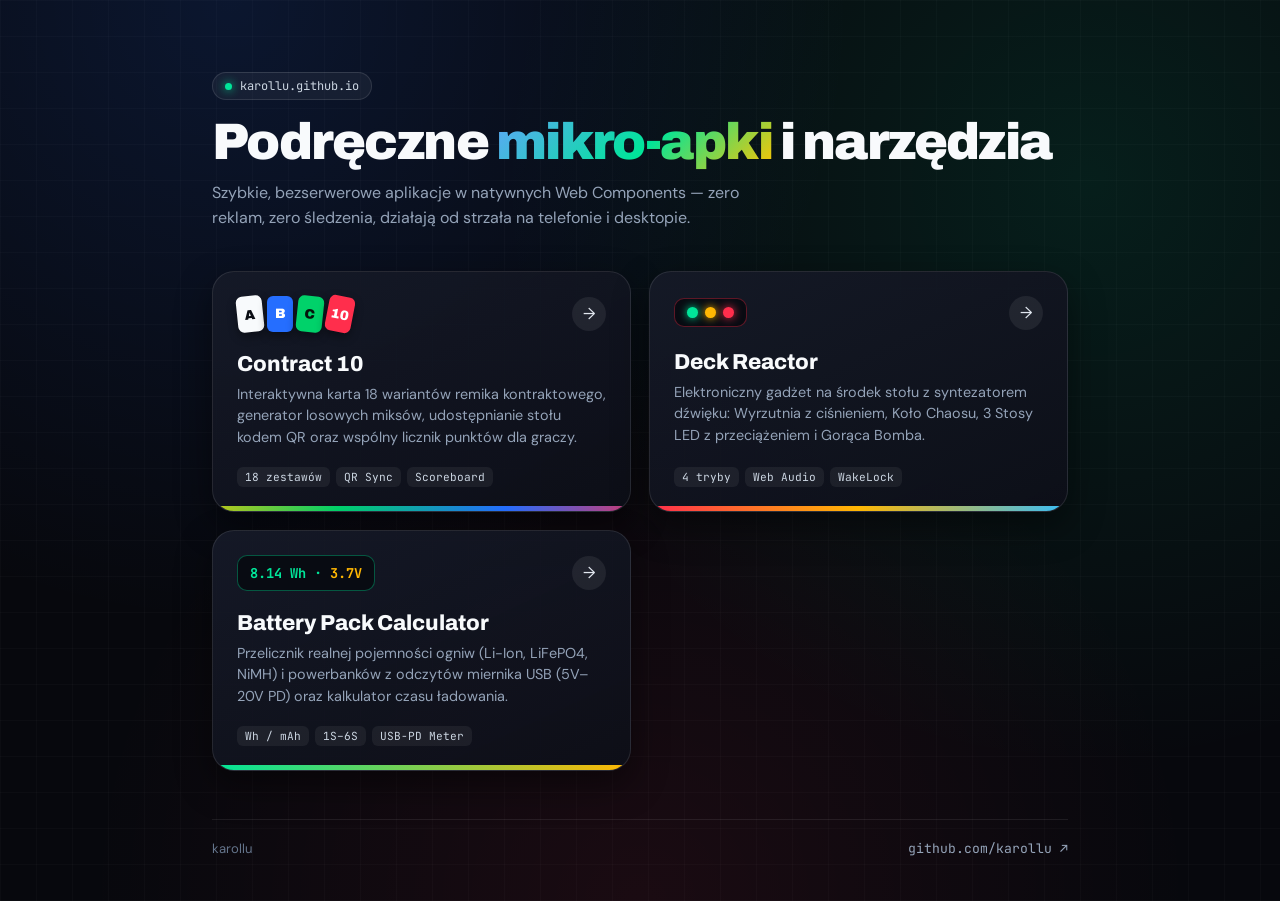
<file: index.html>
<!DOCTYPE html>
<html lang="pl">
<head>
  <meta charset="UTF-8">
  <meta name="viewport" content="width=device-width, initial-scale=1.0">
  <meta name="theme-color" content="#07080d">
  <title>karollu — Darmowe mikro-apki karciane i narzędzia webowe</title>
  <meta name="description" content="Lekkie, bezserwerowe aplikacje webowe do gier karcianych na telefon i desktop: Contract 10 (18 zestawów, QR, punkty) oraz Deck Reactor (wyrzutnia, koło chaosu, 3 stosy LED, bomba). Zero reklam.">
  <meta name="robots" content="index, follow">
  <link rel="canonical" href="https://karollu.github.io/">

  <meta property="og:type" content="website">
  <meta property="og:locale" content="pl_PL">
  <meta property="og:site_name" content="karollu.github.io">
  <meta property="og:title" content="karollu — Podręczne mikro-apki karciane">
  <meta property="og:description" content="Bezserwerowe aplikacje do gier karcianych przy stole: Contract 10 i Deck Reactor z syntezatorem dźwięku. Zero reklam, zero śledzenia.">
  <meta property="og:url" content="https://karollu.github.io/">
  <meta property="og:image" content="https://karollu.github.io/assets/og-home.png">
  <meta property="og:image:width" content="1200">
  <meta property="og:image:height" content="630">
  <meta property="og:image:alt" content="karollu.github.io — mikro-apki karciane Contract 10 i Deck Reactor">

  <meta name="twitter:card" content="summary_large_image">
  <meta name="twitter:title" content="karollu — Podręczne mikro-apki karciane">
  <meta name="twitter:description" content="Bezserwerowe aplikacje do gier karcianych przy stole: Contract 10 i Deck Reactor z syntezatorem dźwięku.">
  <meta name="twitter:image" content="https://karollu.github.io/assets/og-home.png">

  <link rel="icon" type="image/svg+xml" href="data:image/svg+xml,%3Csvg xmlns='http://www.w3.org/2000/svg' viewBox='0 0 64 64'%3E%3Crect width='64' height='64' rx='16' fill='%230b0e17'/%3E%3Ctext x='32' y='42' text-anchor='middle' font-family='monospace' font-weight='900' font-size='30' fill='%2300e599'%3EK/%3E%3C/text%3E%3C/svg%3E">
  <link rel="stylesheet" href="./assets/home.min.css">
  <script defer src="./assets/home.min.js"></script>
  <script type="application/ld+json">
  {
    "@context": "https://schema.org",
    "@type": "WebSite",
    "name": "karollu.github.io",
    "url": "https://karollu.github.io/",
    "inLanguage": "pl",
    "description": "Podręczne, bezserwerowe mikro-apki karciane w natywnych Web Components: Contract 10 oraz Deck Reactor."
  }
  </script>
</head>
<body>
  <noscript>
    <main style="max-width:720px;margin:40px auto;padding:0 20px;font-family:sans-serif;color:#f8fafc">
      <h1>karollu — Podręczne mikro-apki karciane</h1>
      <p>Włącz JavaScript, aby uruchomić interaktywne aplikacje:</p>
      <ul>
        <li><a href="./contract10/" style="color:#38bdf8">Contract 10 — Rummy Tracker</a></li>
        <li><a href="./reactor/" style="color:#ff4d6a">Deck Reactor — Tabletop Card Gadget</a></li>
      </ul>
    </main>
  </noscript>
</body>
</html>
</file>
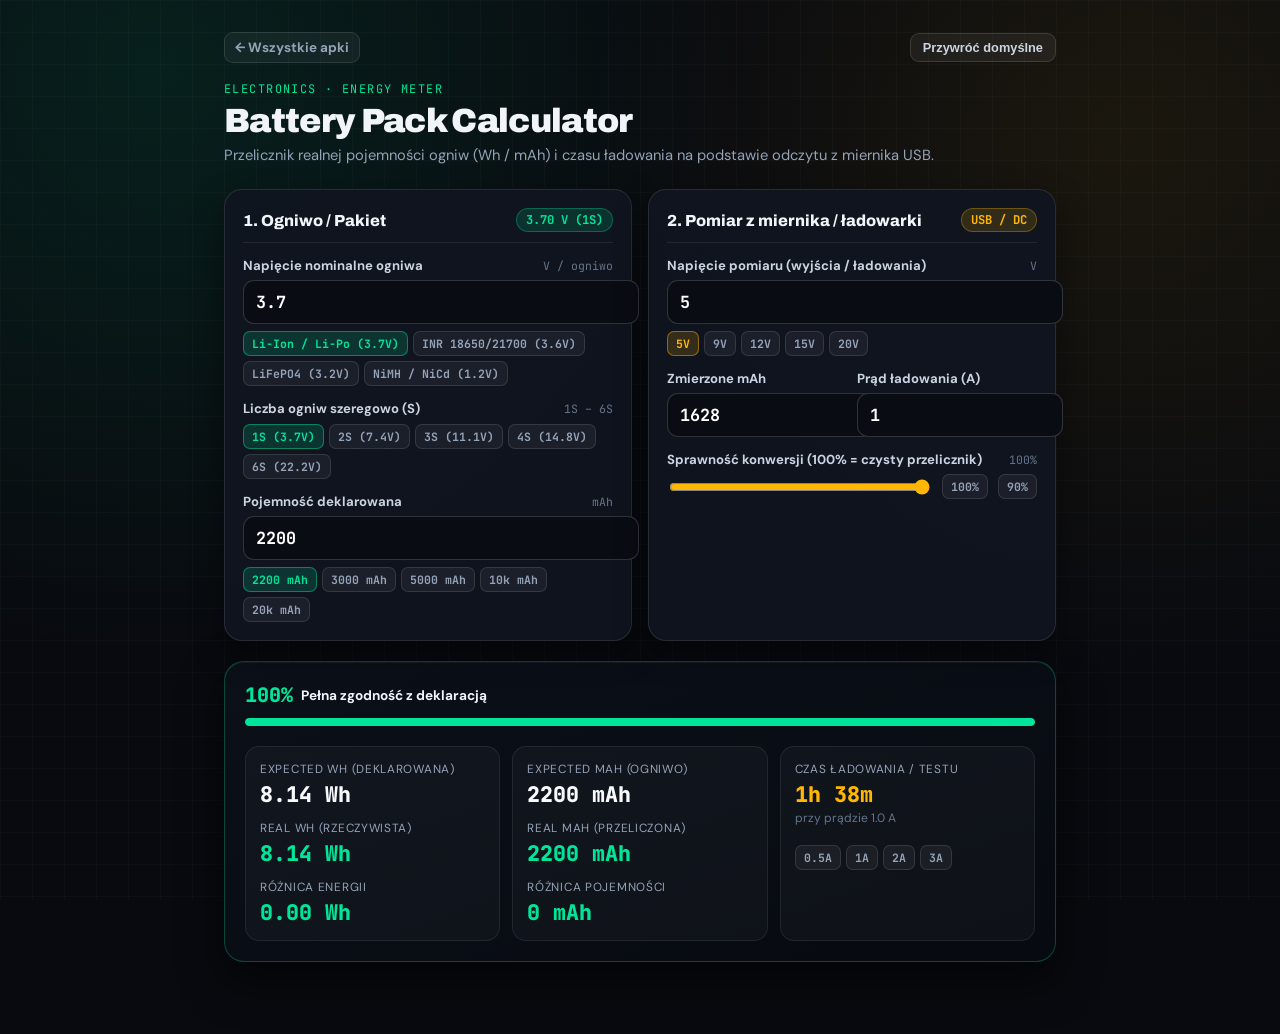
<file: calc/index.html>
<!DOCTYPE html>
<html lang="pl">
<head>
  <meta charset="UTF-8">
  <meta name="viewport" content="width=device-width, initial-scale=1.0">
  <meta name="theme-color" content="#080a0f">
  <title>Battery Pack Calculator — karollu</title>
  <link rel="icon" type="image/svg+xml" href="data:image/svg+xml,%3Csvg xmlns='http://www.w3.org/2000/svg' viewBox='0 0 64 64'%3E%3Crect width='64' height='64' rx='14' fill='%230b1019'/%3E%3Crect x='14' y='20' width='32' height='24' rx='4' stroke='%2300e599' stroke-width='4' fill='none'/%3E%3Crect x='46' y='26' width='5' height='12' rx='2' fill='%2300e599'/%3E%3Cpath d='M31 24L25 33h7l-2 7 8-10h-7z' fill='%23ffb703'/%3E%3C/svg%3E">
  <link rel="stylesheet" href="./css/app.min.css">
  <script defer src="./js/bundle.min.js"></script>
</head>
<body>
</body>
</html>
</file>
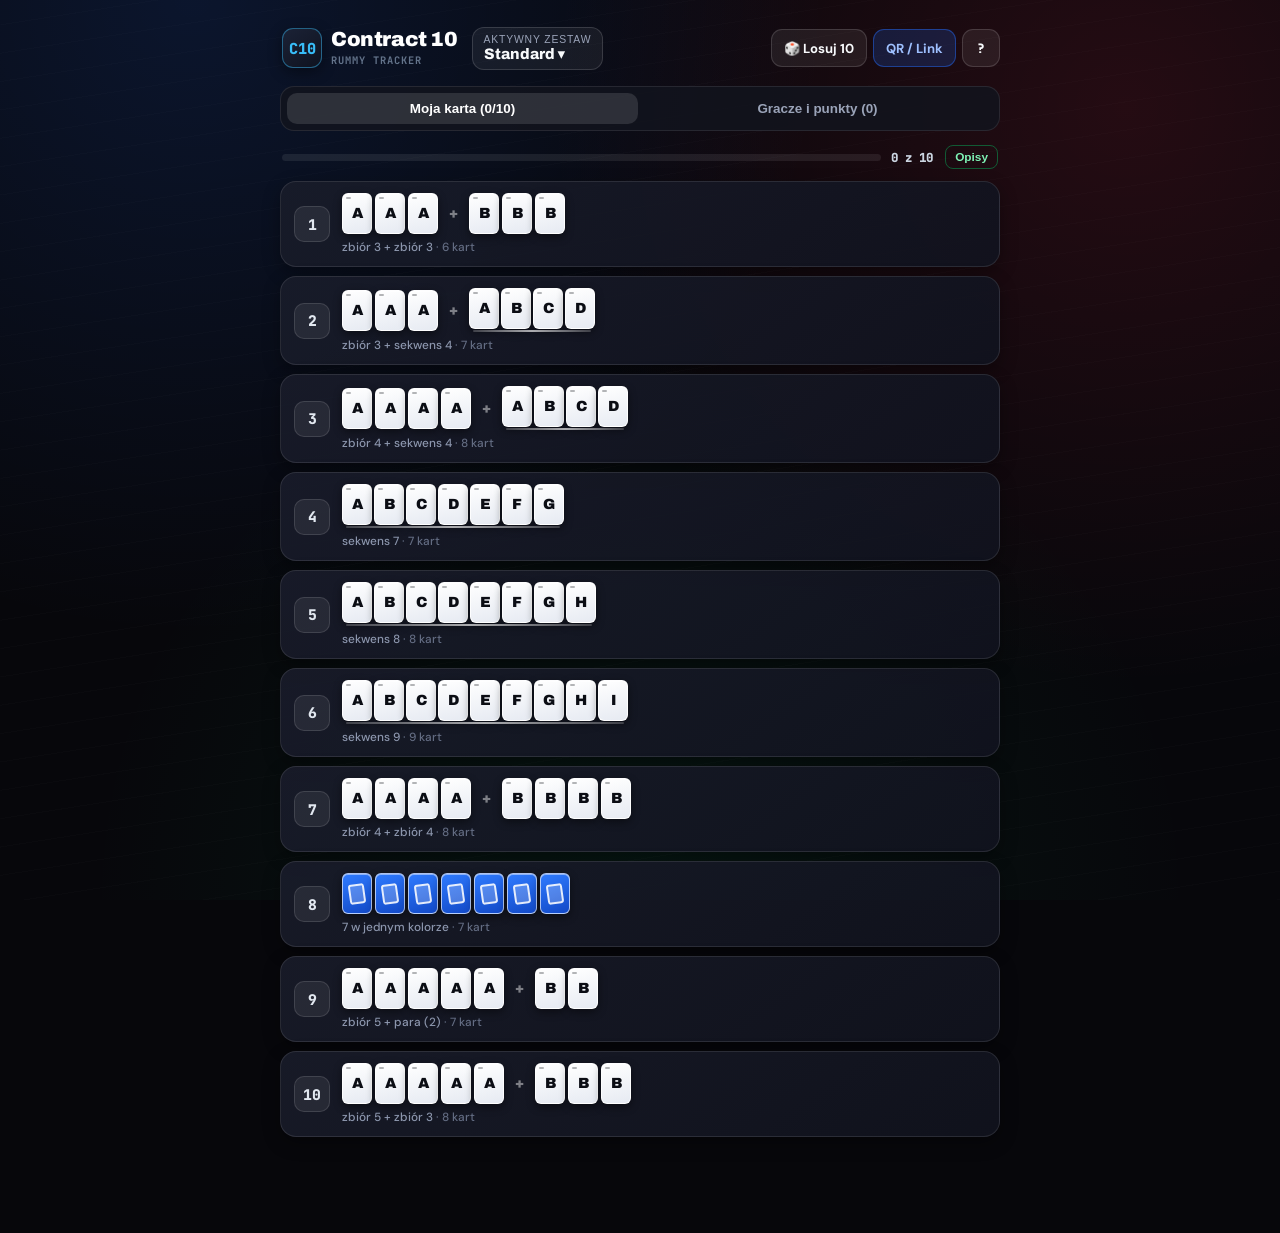
<file: contract10/index.html>
<!DOCTYPE html>
<html lang="pl">
<head>
  <meta charset="UTF-8">
  <meta name="viewport" content="width=device-width, initial-scale=1.0">
  <meta name="theme-color" content="#07070b">
  <title>Contract 10 — Generator układów karcianych, kod QR i licznik punktów</title>
  <meta name="description" content="Darmowy tracker do remika kontraktowego Contract 10: 18 gotowych zestawów układów, losowy miks kart, synchronizacja stołu kodem QR, zapis w przeglądarce i tablica punktów karnych dla graczy.">
  <meta name="robots" content="index, follow">
  <link rel="canonical" href="https://karollu.github.io/contract10/">

  <meta property="og:type" content="website">
  <meta property="og:locale" content="pl_PL">
  <meta property="og:site_name" content="karollu.github.io">
  <meta property="og:title" content="Contract 10 — Rummy Tracker & Generator układów">
  <meta property="og:description" content="18 wariantów kontraktów karcianych, losowe miksy, udostępnianie identycznej karty przy stole przez kod QR i wspólna tablica punktów.">
  <meta property="og:url" content="https://karollu.github.io/contract10/">
  <meta property="og:image" content="https://karollu.github.io/contract10/og-image.png">
  <meta property="og:image:width" content="1200">
  <meta property="og:image:height" content="630">
  <meta property="og:image:alt" content="Contract 10 — Rummy Tracker z 18 zestawami i synchronizacją QR">

  <meta name="twitter:card" content="summary_large_image">
  <meta name="twitter:title" content="Contract 10 — Rummy Tracker & Generator układów">
  <meta name="twitter:description" content="18 wariantów kontraktów karcianych, losowe miksy, udostępnianie stołu kodem QR i licznik punktów karnych.">
  <meta name="twitter:image" content="https://karollu.github.io/contract10/og-image.png">

  <link rel="icon" type="image/svg+xml" href="data:image/svg+xml,%3Csvg xmlns='http://www.w3.org/2000/svg' viewBox='0 0 64 64'%3E%3Crect width='64' height='64' rx='14' fill='%230b0e17'/%3E%3Crect x='14' y='12' width='36' height='40' rx='7' fill='%23161b2c' stroke='%2338bdf8' stroke-width='3'/%3E%3Ctext x='32' y='39' text-anchor='middle' font-family='sans-serif' font-weight='900' font-size='20' fill='%23ffffff'%3EC10%3C/text%3E%3C/svg%3E">
  <link rel="stylesheet" href="./css/app.min.css">
  <script defer src="./js/bundle.min.js"></script>
  <script type="application/ld+json">
  {
    "@context": "https://schema.org",
    "@type": "WebApplication",
    "name": "Contract 10 — Rummy Tracker",
    "url": "https://karollu.github.io/contract10/",
    "applicationCategory": "GameApplication",
    "operatingSystem": "Any",
    "inLanguage": "pl",
    "isAccessibleForFree": true,
    "description": "Interaktywna karta 18 wariantów remika kontraktowego, generator losowych miksów, udostępnianie stołu kodem QR oraz wspólny licznik punktów dla graczy."
  }
  </script>
</head>
<body>
  <noscript>
    <main style="max-width:720px;margin:40px auto;padding:0 20px;font-family:sans-serif;color:#f8fafc">
      <h1>Contract 10 — Rummy Tracker</h1>
      <p>Interaktywna karta 18 wariantów remika kontraktowego z generatorem losowych miksów, udostępnianiem kodem QR i licznikiem punktów. Włącz JavaScript, aby zagrać.</p>
    </main>
  </noscript>
</body>
</html>
</file>
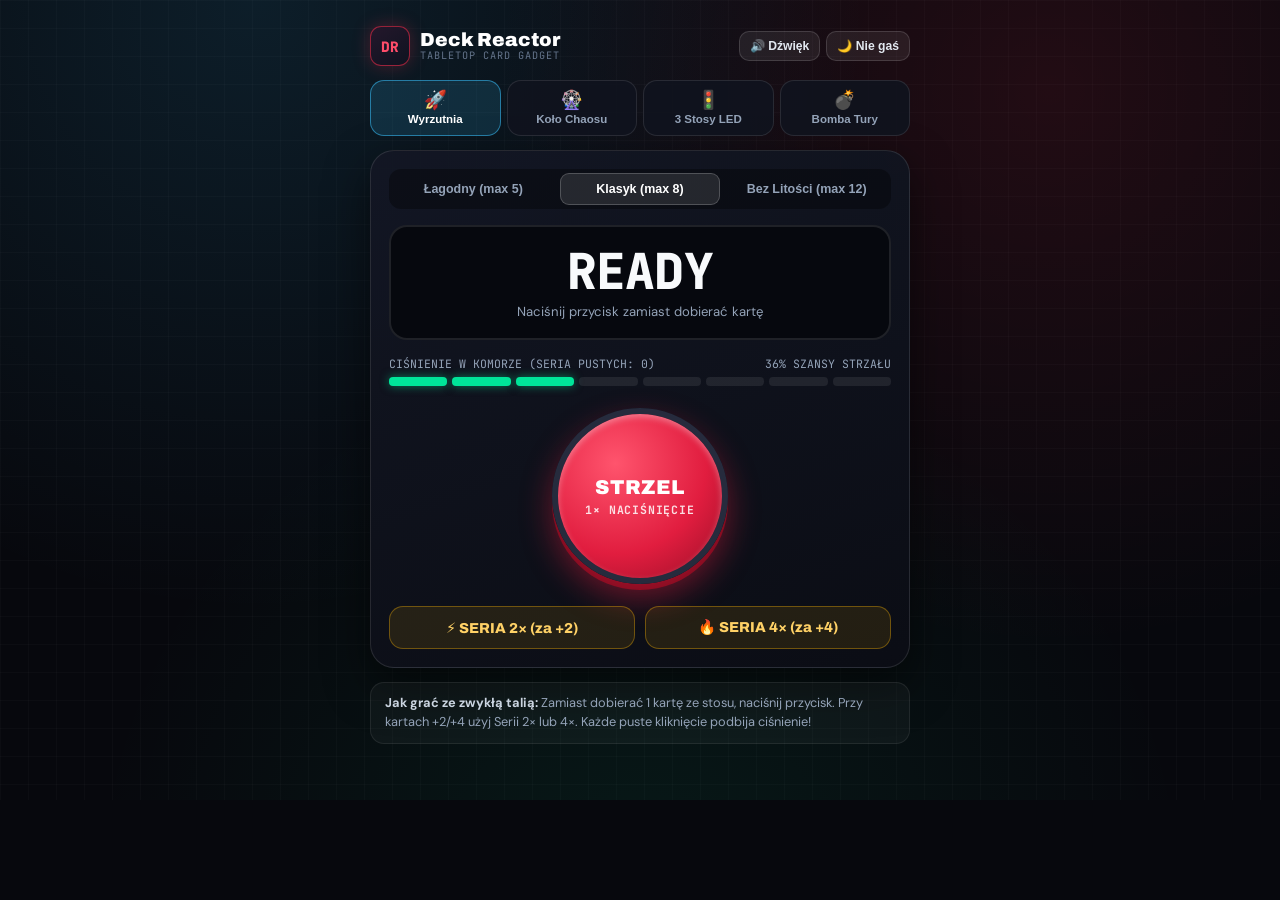
<file: reactor/index.html>
<!DOCTYPE html>
<html lang="pl">
<head>
  <meta charset="UTF-8">
  <meta name="viewport" content="width=device-width, initial-scale=1.0">
  <meta name="theme-color" content="#07080d">
  <title>Deck Reactor — Wyrzutnia kart, Koło Chaosu, 3 Stosy LED i Bomba na stół</title>
  <meta name="description" content="Elektroniczny gadżet 4-w-1 na środek stołu do klasycznych gier karcianych: wyrzutnia kart z rosnącym ciśnieniem, koło chaosu, 3 stosy LED z przeciążeniem oraz gorąca bomba tury z syntezatorem dźwięku Web Audio.">
  <meta name="robots" content="index, follow">
  <link rel="canonical" href="https://karollu.github.io/reactor/">

  <meta property="og:type" content="website">
  <meta property="og:locale" content="pl_PL">
  <meta property="og:site_name" content="karollu.github.io">
  <meta property="og:title" content="Deck Reactor — Elektroniczny gadżet karciany 4-w-1">
  <meta property="og:description" content="Połóż telefon na środku stołu ze zwykłą talią: Wyrzutnia z ciśnieniem, Koło Chaosu, 3 Stosy LED i Gorąca Bomba z efektami dźwiękowymi.">
  <meta property="og:url" content="https://karollu.github.io/reactor/">
  <meta property="og:image" content="https://karollu.github.io/reactor/og-image.png">
  <meta property="og:image:width" content="1200">
  <meta property="og:image:height" content="630">
  <meta property="og:image:alt" content="Deck Reactor — Wyrzutnia kart, Koło Chaosu, 3 Stosy LED i Gorąca Bomba">

  <meta name="twitter:card" content="summary_large_image">
  <meta name="twitter:title" content="Deck Reactor — Elektroniczny gadżet karciany 4-w-1">
  <meta name="twitter:description" content="Wyrzutnia z ciśnieniem, Koło Chaosu, 3 Stosy LED i Gorąca Bomba z syntezatorem Web Audio na środek stołu.">
  <meta name="twitter:image" content="https://karollu.github.io/reactor/og-image.png">

  <link rel="icon" type="image/svg+xml" href="data:image/svg+xml,%3Csvg xmlns='http://www.w3.org/2000/svg' viewBox='0 0 64 64'%3E%3Crect width='64' height='64' rx='14' fill='%230b0e17'/%3E%3Ccircle cx='32' cy='32' r='19' stroke='%23ff2e4c' stroke-width='5' fill='none'/%3E%3Ccircle cx='32' cy='32' r='8' fill='%23ffb703'/%3E%3C/svg%3E">
  <link rel="stylesheet" href="./css/app.min.css">
  <script defer src="./js/bundle.min.js"></script>
  <script type="application/ld+json">
  {
    "@context": "https://schema.org",
    "@type": "WebApplication",
    "name": "Deck Reactor — Tabletop Card Gadget",
    "url": "https://karollu.github.io/reactor/",
    "applicationCategory": "GameApplication",
    "operatingSystem": "Any",
    "inLanguage": "pl",
    "isAccessibleForFree": true,
    "description": "Elektroniczny gadżet stołowy 4-w-1 do klasycznych gier karcianych: Wyrzutnia kart z ciśnieniem, Koło Chaosu, 3 Stosy LED z przeciążeniem oraz Gorąca Bomba z syntezatorem dźwięku Web Audio API."
  }
  </script>
</head>
<body>
  <noscript>
    <main style="max-width:720px;margin:40px auto;padding:0 20px;font-family:sans-serif;color:#f8fafc">
      <h1>Deck Reactor — Tabletop Card Gadget</h1>
      <p>Elektroniczny gadżet 4-w-1 na środek stołu do gier karcianych: Wyrzutnia, Koło Chaosu, 3 Stosy LED oraz Gorąca Bomba z dźwiękami. Włącz JavaScript, aby uruchomić.</p>
    </main>
  </noscript>
</body>
</html>
</file>
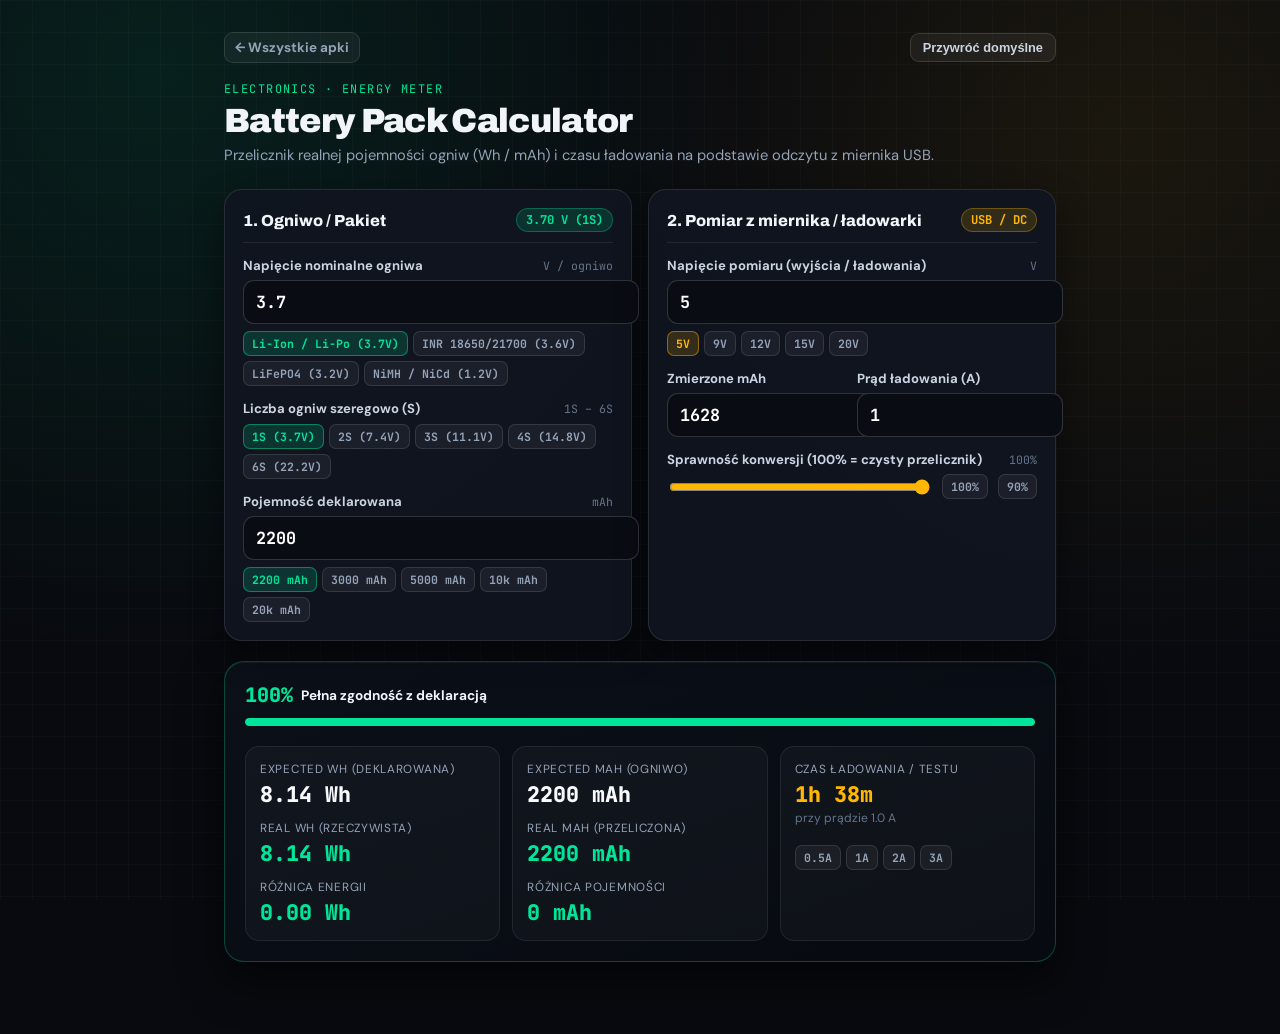
<file: calc/standard/index.html>
<!DOCTYPE html><html lang="pl"><head><meta charset="UTF-8"><meta http-equiv="refresh" content="0; url=../"><script>location.replace('../');</script><title>Przekierowanie…</title></head><body></body></html>
</file>
<file: assets/home.min.css>
@import"https://fonts.googleapis.com/css2?family=Archivo:ital,wght@0,700;0,800;0,900;1,900&family=DM+Sans:wght@400;500;700&family=JetBrains+Mono:wght@500;700&display=swap";:root{--bg-base: #07080d;--text-primary: #f8fafc;--text-muted: #94a3b8;--font-display: "Archivo", system-ui, sans-serif;--font-body: "DM Sans", system-ui, sans-serif;--font-mono: "JetBrains Mono", ui-monospace, monospace}*,*:before,*:after{box-sizing:border-box}html,body{margin:0;padding:0;min-height:100%;background:var(--bg-base);color:var(--text-primary);font-family:var(--font-body);-webkit-font-smoothing:antialiased}body{background-image:radial-gradient(circle at 18% 0%,rgba(37,110,255,.14) 0%,transparent 45%),radial-gradient(circle at 85% 20%,rgba(0,229,153,.1) 0%,transparent 45%),radial-gradient(circle at 50% 100%,rgba(255,46,76,.08) 0%,transparent 50%),linear-gradient(rgba(255,255,255,.018) 1px,transparent 1px),linear-gradient(90deg,rgba(255,255,255,.018) 1px,transparent 1px);background-size:100% 100%,100% 100%,100% 100%,36px 36px,36px 36px}
</file>
<file: calc/css/app.min.css>
@import"https://fonts.googleapis.com/css2?family=Archivo:wght@700;800;900&family=DM+Sans:wght@400;500;700&family=JetBrains+Mono:wght@500;700;800&display=swap";:root{--bg-lab: #080a0f;--bg-panel: #111520;--text-main: #f1f5f9;--text-dim: #94a3b8;--accent-emerald: #00e599;--accent-amber: #ffb703;--accent-rose: #ff3b5c;--font-display: "Archivo", system-ui, sans-serif;--font-body: "DM Sans", system-ui, sans-serif;--font-mono: "JetBrains Mono", ui-monospace, monospace}*,*:before,*:after{box-sizing:border-box}html,body{margin:0;padding:0;min-height:100%;background-color:var(--bg-lab);color:var(--text-main);font-family:var(--font-body);-webkit-font-smoothing:antialiased}body{background-image:radial-gradient(circle at 12% 8%,rgba(0,229,153,.1) 0%,transparent 42%),radial-gradient(circle at 88% 15%,rgba(255,183,3,.08) 0%,transparent 40%),linear-gradient(rgba(255,255,255,.02) 1px,transparent 1px),linear-gradient(90deg,rgba(255,255,255,.02) 1px,transparent 1px);background-size:100% 100%,100% 100%,32px 32px,32px 32px;background-attachment:fixed}
</file>
<file: contract10/css/app.min.css>
@import"https://fonts.googleapis.com/css2?family=Archivo:ital,wght@0,600;0,800;1,900&family=DM+Sans:wght@400;500;700&family=JetBrains+Mono:wght@600;800&display=swap";:root{--bg-void: #07070b;--bg-felt: #0d0e15;--bg-surface: #151722;--bg-surface-elevated: #1e2130;--border-subtle: rgba(255, 255, 255, .1);--border-strong: rgba(255, 255, 255, .22);--text-primary: #f8fafc;--text-secondary: #9aa3b8;--text-muted: #636c82;--c10-red: #ff2e4c;--c10-blue: #256eff;--c10-green: #00d26a;--c10-yellow: #ffc400;--c10-purple: #9d4edd;--font-display: "Archivo", system-ui, -apple-system, sans-serif;--font-body: "DM Sans", system-ui, -apple-system, sans-serif;--font-mono: "JetBrains Mono", ui-monospace, monospace;--radius-sm: 8px;--radius-md: 14px;--radius-lg: 20px;--shadow-card: 0 10px 30px rgba(0, 0, 0, .55)}*,*:before,*:after{box-sizing:border-box}html,body{margin:0;padding:0;min-height:100%;background-color:var(--bg-void);color:var(--text-primary);font-family:var(--font-body);-webkit-font-smoothing:antialiased;-webkit-tap-highlight-color:transparent;overflow-x:hidden}body{background-image:radial-gradient(circle at 15% 0%,rgba(37,110,255,.14) 0%,transparent 45%),radial-gradient(circle at 88% 12%,rgba(255,46,76,.12) 0%,transparent 42%),radial-gradient(circle at 50% 100%,rgba(0,210,106,.08) 0%,transparent 50%),repeating-linear-gradient(-9deg,rgba(255,255,255,.012) 0px,rgba(255,255,255,.012) 1px,transparent 1px,transparent 28px);background-attachment:fixed}
</file>
<file: reactor/css/app.min.css>
@import"https://fonts.googleapis.com/css2?family=Archivo:ital,wght@0,700;0,800;0,900;1,900&family=DM+Sans:wght@400;500;700&family=JetBrains+Mono:wght@600;700;800&display=swap";:root{--bg-chassis: #07080d;--bg-panel: #10131e;--bg-recess: #090b12;--text-main: #f8fafc;--text-dim: #94a3b8;--led-green: #00e599;--led-amber: #ffb703;--led-red: #ff2e4c;--led-cyan: #38bdf8;--led-purple: #a855f7;--font-display: "Archivo", system-ui, sans-serif;--font-body: "DM Sans", system-ui, sans-serif;--font-mono: "JetBrains Mono", ui-monospace, monospace}*,*:before,*:after{box-sizing:border-box}html,body{margin:0;padding:0;min-height:100%;background-color:var(--bg-chassis);color:var(--text-main);font-family:var(--font-body);-webkit-font-smoothing:antialiased;-webkit-tap-highlight-color:transparent;user-select:none;overflow-x:hidden}body{background-image:radial-gradient(circle at 20% 0%,rgba(56,189,248,.12) 0%,transparent 45%),radial-gradient(circle at 82% 10%,rgba(255,46,76,.11) 0%,transparent 42%),radial-gradient(circle at 50% 100%,rgba(0,229,153,.08) 0%,transparent 50%),linear-gradient(rgba(255,255,255,.018) 1px,transparent 1px),linear-gradient(90deg,rgba(255,255,255,.018) 1px,transparent 1px);background-size:100% 100%,100% 100%,100% 100%,28px 28px,28px 28px;background-attachment:fixed}
</file>
